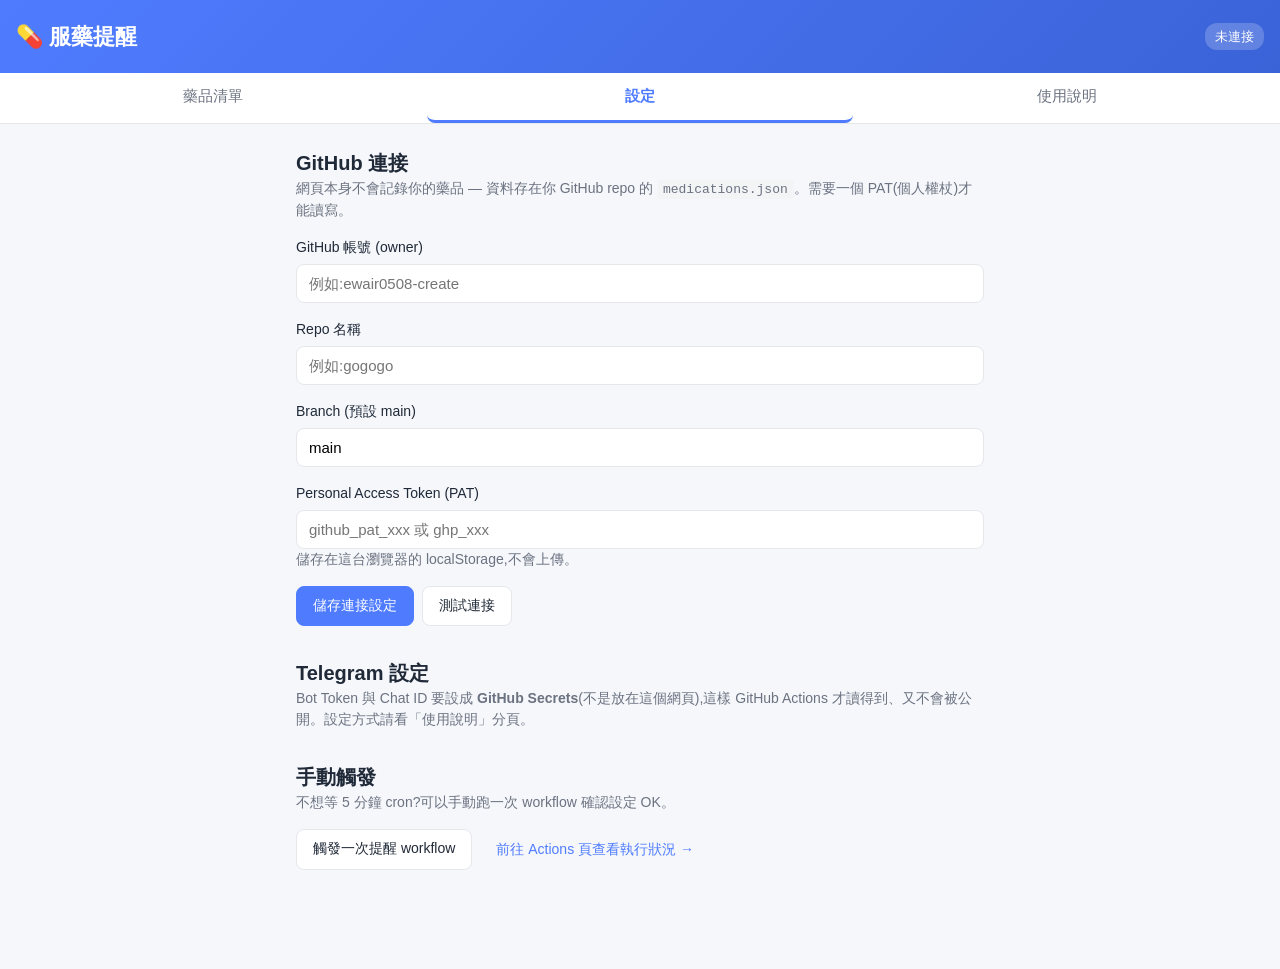
<file: index.html>
<!DOCTYPE html>
<html lang="zh-Hant">
<head>
  <meta charset="UTF-8" />
  <meta name="viewport" content="width=device-width, initial-scale=1.0" />
  <title>服藥提醒</title>
  <link rel="stylesheet" href="styles.css" />
</head>
<body>
  <header>
    <h1>💊 服藥提醒</h1>
    <div id="status" class="status">未連接</div>
  </header>

  <nav class="tabs">
    <button class="tab-btn active" data-tab="meds">藥品清單</button>
    <button class="tab-btn" data-tab="settings">設定</button>
    <button class="tab-btn" data-tab="help">使用說明</button>
  </nav>

  <main>
    <!-- 藥品清單 -->
    <section id="tab-meds" class="tab active">
      <div class="section-header">
        <h2>我的藥品</h2>
        <div class="button-row">
          <button id="refresh-btn" class="ghost" title="從 GitHub 重新載入">⟳ 重新載入</button>
          <button id="add-med-btn" class="primary">+ 新增藥品</button>
        </div>
      </div>
      <div id="not-configured" class="empty-hint">
        請先到「設定」分頁填入 GitHub PAT 與 Repo 資訊。
      </div>
      <div id="med-list" class="med-list"></div>
      <p id="med-empty" class="empty-hint hidden">還沒有藥品,點上方「新增藥品」開始建立。</p>
      <div id="dirty-bar" class="dirty-bar hidden">
        <span>有未儲存的變更</span>
        <div class="button-row">
          <button id="discard-btn">捨棄</button>
          <button id="save-btn" class="primary">儲存到 GitHub</button>
        </div>
      </div>
    </section>

    <!-- 設定 -->
    <section id="tab-settings" class="tab">
      <h2>GitHub 連接</h2>
      <p class="hint">網頁本身不會記錄你的藥品 — 資料存在你 GitHub repo 的 <code>medications.json</code>。需要一個 PAT(個人權杖)才能讀寫。</p>

      <div class="form-group">
        <label for="gh-owner">GitHub 帳號 (owner)</label>
        <input type="text" id="gh-owner" placeholder="例如:ewair0508-create" />
      </div>
      <div class="form-group">
        <label for="gh-repo">Repo 名稱</label>
        <input type="text" id="gh-repo" placeholder="例如:gogogo" />
      </div>
      <div class="form-group">
        <label for="gh-branch">Branch (預設 main)</label>
        <input type="text" id="gh-branch" placeholder="main" />
      </div>
      <div class="form-group">
        <label for="gh-pat">Personal Access Token (PAT)</label>
        <input type="password" id="gh-pat" placeholder="github_pat_xxx 或 ghp_xxx" />
        <p class="hint">儲存在這台瀏覽器的 localStorage,不會上傳。</p>
      </div>
      <div class="button-row">
        <button id="save-conn-btn" class="primary">儲存連接設定</button>
        <button id="test-conn-btn">測試連接</button>
      </div>

      <h2 style="margin-top:32px;">Telegram 設定</h2>
      <p class="hint">Bot Token 與 Chat ID 要設成 <b>GitHub Secrets</b>(不是放在這個網頁),這樣 GitHub Actions 才讀得到、又不會被公開。設定方式請看「使用說明」分頁。</p>

      <h2 style="margin-top:32px;">手動觸發</h2>
      <p class="hint">不想等 5 分鐘 cron?可以手動跑一次 workflow 確認設定 OK。</p>
      <div class="button-row">
        <button id="trigger-btn">觸發一次提醒 workflow</button>
        <a id="actions-link" href="#" target="_blank" rel="noopener" class="link-btn">前往 Actions 頁查看執行狀況 →</a>
      </div>
    </section>

    <!-- 使用說明 -->
    <section id="tab-help" class="tab">
      <h2>初次設定流程</h2>
      <p class="hint">依序完成下列 4 步,之後就只要在「藥品清單」分頁管理藥品即可。</p>

      <h3>1. 建立 Telegram Bot 並取得 Chat ID</h3>
      <ol class="steps">
        <li>Telegram 搜尋 <code>@BotFather</code>,輸入 <code>/newbot</code>,照指示建立 bot。</li>
        <li>記下 BotFather 給的 <b>Bot Token</b>(類似 <code>123456789:ABC...</code>)。</li>
        <li>搜尋你剛建好的 bot 並對它傳一句話(例如「hi」)。<b>這步不能省</b>。</li>
        <li>瀏覽器開啟下面網址(把 <code>&lt;TOKEN&gt;</code> 換成 Bot Token),從 JSON 找出 <code>"chat":{"id": ...}</code> 那個數字,就是 <b>Chat ID</b>:<br/>
          <code class="code-block">https://api.telegram.org/bot&lt;TOKEN&gt;/getUpdates</code>
        </li>
      </ol>

      <h3>2. 設定 GitHub Secrets</h3>
      <ol class="steps">
        <li>到你的 repo → <b>Settings</b> → <b>Secrets and variables</b> → <b>Actions</b>。</li>
        <li>按 <b>New repository secret</b>,新增兩筆:
          <ul style="margin:8px 0 8px 20px;">
            <li><code>TELEGRAM_BOT_TOKEN</code> = 你的 Bot Token</li>
            <li><code>TELEGRAM_CHAT_ID</code> = 你的 Chat ID</li>
          </ul>
        </li>
      </ol>

      <h3>3. 建立 GitHub Personal Access Token (PAT)</h3>
      <ol class="steps">
        <li>到 <a href="https://github.com/settings/personal-access-tokens" target="_blank" rel="noopener">github.com/settings/personal-access-tokens</a>。</li>
        <li>按 <b>Generate new token</b>(選 fine-grained)。</li>
        <li>Repository access → <b>Only select repositories</b>,只選這個 repo。</li>
        <li>Permissions → Repository permissions → <b>Contents</b> 設為 <b>Read and write</b>。</li>
        <li>產生 Token 後複製(只顯示一次),貼到「設定」分頁的 PAT 欄位。</li>
      </ol>

      <h3>4. (選用) 啟用 GitHub Pages</h3>
      <ol class="steps">
        <li>repo → Settings → Pages → Source 選 <b>Deploy from a branch</b> → branch 選 <b>main</b> → folder <b>/(root)</b>。</li>
        <li>等 1-2 分鐘後可以從 <code>https://&lt;你的帳號&gt;.github.io/&lt;repo&gt;/</code> 開這個網頁,不用每次都本地開檔案。</li>
      </ol>

      <h2 style="margin-top:32px;">運作原理</h2>
      <ul class="steps">
        <li>GitHub Actions 每 <b>5 分鐘</b>跑一次 <code>scripts/reminder.mjs</code>。</li>
        <li>腳本讀 <code>medications.json</code>,比對台北時間的當前時間。</li>
        <li>若某藥品的提醒時間在過去 5 分鐘內,透過 Telegram Bot 推送訊息。</li>
        <li>你在這個網頁編輯藥品 → 按「儲存到 GitHub」→ 透過 GitHub API 更新 JSON → 下次 cron 就會用新設定。</li>
      </ul>

      <h2 style="margin-top:32px;">注意事項</h2>
      <ul class="steps">
        <li>cron 不保證準時,可能延遲 1-2 分鐘。建議提醒時間設為 5 分鐘倍數(08:00、08:05...),避免邊界問題。</li>
        <li>repo 若是 <b>public</b>,<code>medications.json</code> 的藥品名稱會公開。建議把 repo 設成 <b>private</b>。</li>
        <li>Free 帳號的 private repo 也可以跑 Actions,有月度免費額度,這種頻率(每 5 分鐘 ≈ 8,640 次/月,每次數秒)還在範圍內。</li>
      </ul>
    </section>
  </main>

  <!-- 新增/編輯藥品 Modal -->
  <div id="med-modal" class="modal hidden">
    <div class="modal-content">
      <h2 id="modal-title">新增藥品</h2>
      <form id="med-form">
        <input type="hidden" id="med-id" />
        <div class="form-group">
          <label for="med-name">藥品名稱 *</label>
          <input type="text" id="med-name" required placeholder="例如:降血壓藥" />
        </div>
        <div class="form-group">
          <label for="med-dose">劑量</label>
          <input type="text" id="med-dose" placeholder="例如:1 顆 / 5 ml" />
        </div>
        <div class="form-group">
          <label for="med-note">備註</label>
          <textarea id="med-note" rows="2" placeholder="例如:飯後服用"></textarea>
        </div>
        <div class="form-group">
          <label>提醒時間 *</label>
          <div id="time-list" class="time-list"></div>
          <button type="button" id="add-time-btn" class="ghost">+ 新增時段</button>
        </div>
        <div class="button-row">
          <button type="submit" class="primary">完成</button>
          <button type="button" id="cancel-btn">取消</button>
        </div>
      </form>
    </div>
  </div>

  <div id="toast" class="toast"></div>

  <script src="app.js"></script>
</body>
</html>
</file>
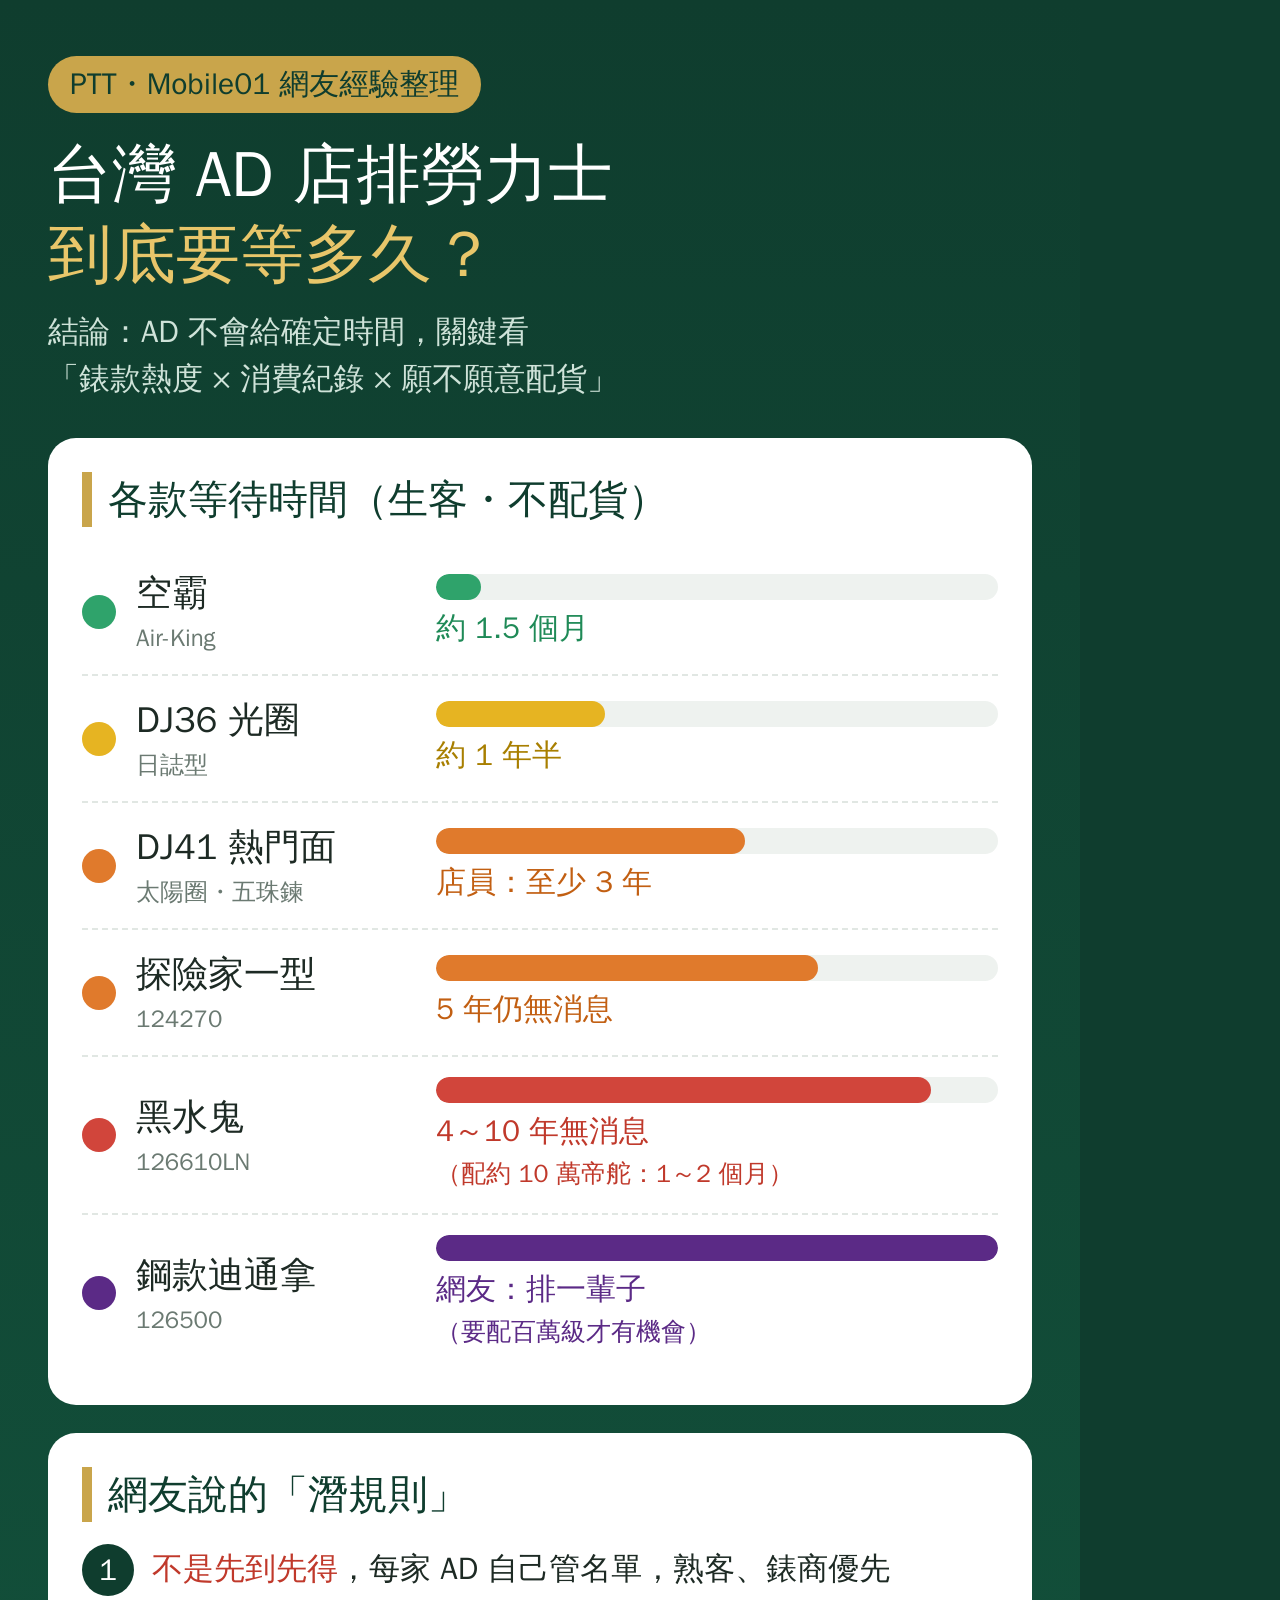
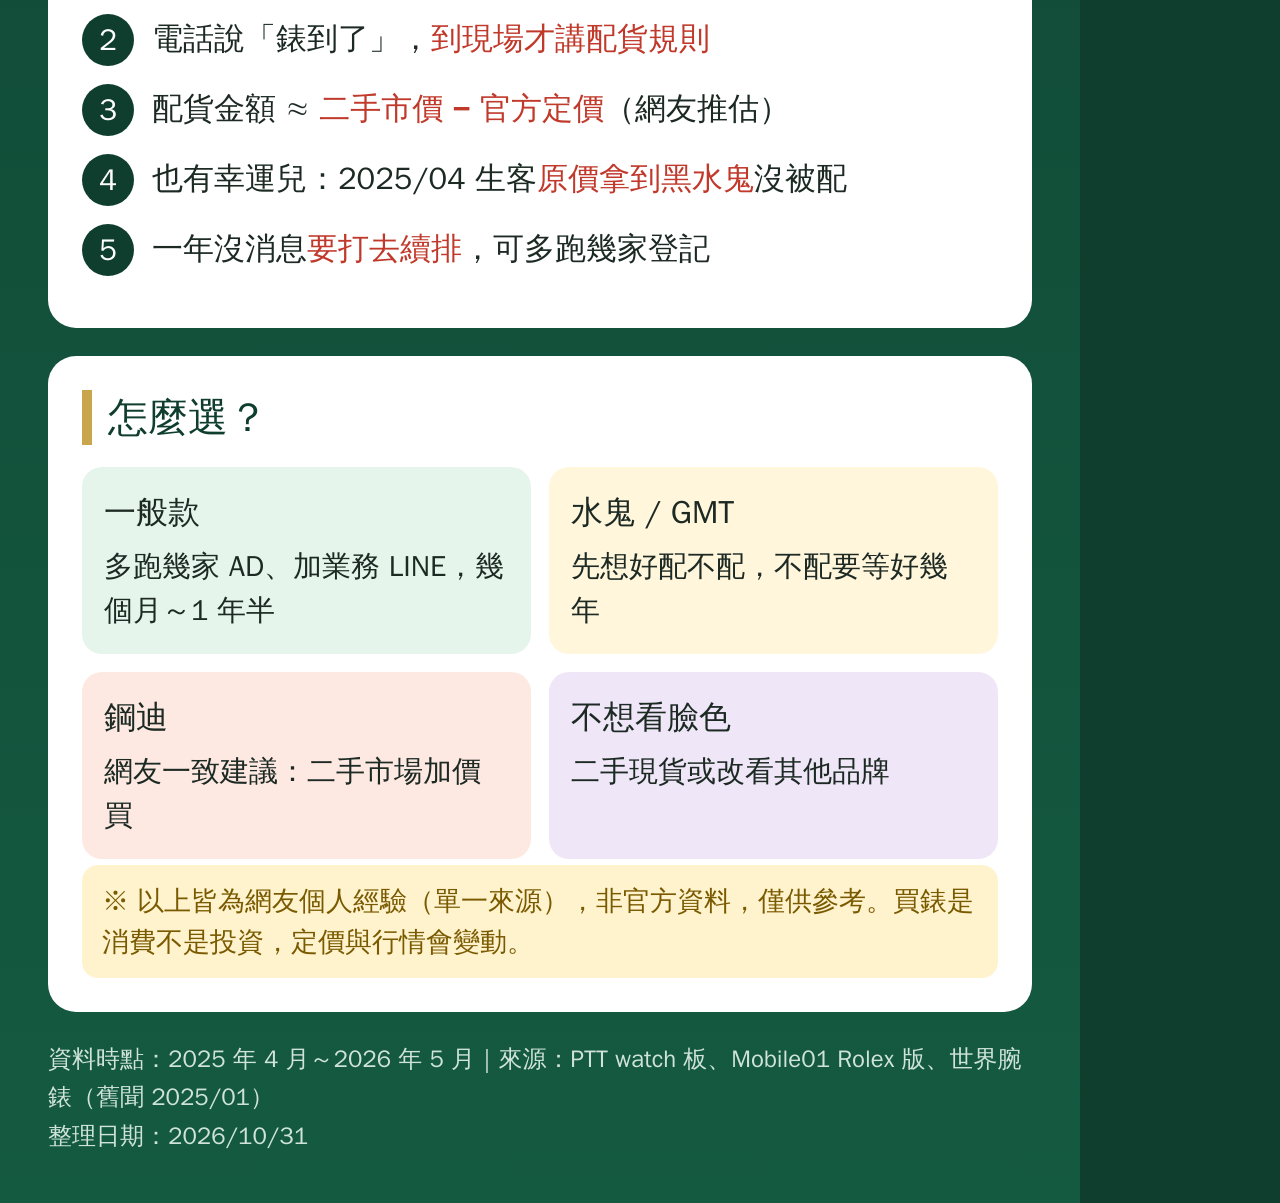
<file: line/card.html>
<!doctype html>
<html><head><meta charset="utf-8">
<style>
*{box-sizing:border-box;margin:0;padding:0}
body{font-family:"WenQuanYi Zen Hei",sans-serif;background:#0f3d2e;width:1080px}
.page{width:1080px;padding:56px 48px 48px;background:linear-gradient(180deg,#0f3d2e 0%,#145a41 100%);color:#fff}
.tag{display:inline-block;background:#c9a54b;color:#0f3d2e;font-size:30px;font-weight:bold;padding:8px 22px;border-radius:30px;margin-bottom:22px}
h1{font-size:64px;line-height:1.25;margin-bottom:14px}
h1 span{color:#e8c66a}
.sub{font-size:31px;color:#cfe3d9;margin-bottom:36px;line-height:1.5}
.card{background:#fff;color:#1d2a24;border-radius:28px;padding:34px 34px;margin-bottom:28px}
.card h2{font-size:40px;margin-bottom:22px;color:#0f3d2e;border-left:10px solid #c9a54b;padding-left:16px}
.row{display:flex;align-items:center;padding:20px 0;border-bottom:2px dashed #e1e7e3}
.row:last-child{border-bottom:none}
.dot{width:34px;height:34px;border-radius:50%;flex:none;margin-right:20px}
.name{font-size:36px;font-weight:bold;width:300px;flex:none}
.name small{display:block;font-size:24px;color:#6b7a72;font-weight:normal;margin-top:4px}
.bar{flex:1}
.track{height:26px;background:#eef2ef;border-radius:13px;overflow:hidden;margin-bottom:8px}
.fill{height:100%;border-radius:13px}
.time{font-size:30px;font-weight:bold}
.g{background:#2fa36b}.y{background:#e6b422}.o{background:#e07a2c}.r{background:#d1453b}.k{background:#5b2a86}
.tg{color:#1f8a57}.ty{color:#a87f00}.to{color:#c25f12}.tr{color:#c0392b}.tk{color:#5b2a86}
.flow{font-size:31px;line-height:1.6}
.step{display:flex;margin-bottom:18px}
.num{flex:none;width:52px;height:52px;border-radius:50%;background:#0f3d2e;color:#fff;font-size:30px;font-weight:bold;display:flex;align-items:center;justify-content:center;margin-right:18px}
.step b{color:#c0392b}
.adv{display:grid;grid-template-columns:1fr 1fr;gap:18px}
.box{border-radius:20px;padding:22px;font-size:29px;line-height:1.5}
.box .t{font-size:32px;font-weight:bold;margin-bottom:8px}
.b1{background:#e6f5ec}.b2{background:#fff6dc}.b3{background:#fde9e2}.b4{background:#efe7f7}
.foot{font-size:24px;color:#cfe3d9;line-height:1.6;margin-top:10px}
.warn{background:#fff3cd;color:#7a5a00;border-radius:16px;padding:16px 20px;font-size:27px;line-height:1.5;margin-top:6px}
</style></head>
<body>
<div class="page" id="p1">
  <div class="tag">PTT・Mobile01 網友經驗整理</div>
  <h1>台灣 AD 店排勞力士<br><span>到底要等多久？</span></h1>
  <div class="sub">結論：AD 不會給確定時間，關鍵看<br>「錶款熱度 × 消費紀錄 × 願不願意配貨」</div>

  <div class="card">
    <h2>各款等待時間（生客・不配貨）</h2>
    <div class="row"><div class="dot g"></div><div class="name">空霸<small>Air-King</small></div>
      <div class="bar"><div class="track"><div class="fill g" style="width:8%"></div></div><div class="time tg">約 1.5 個月</div></div></div>
    <div class="row"><div class="dot y"></div><div class="name">DJ36 光圈<small>日誌型</small></div>
      <div class="bar"><div class="track"><div class="fill y" style="width:30%"></div></div><div class="time ty">約 1 年半</div></div></div>
    <div class="row"><div class="dot o"></div><div class="name">DJ41 熱門面<small>太陽圈・五珠鍊</small></div>
      <div class="bar"><div class="track"><div class="fill o" style="width:55%"></div></div><div class="time to">店員：至少 3 年</div></div></div>
    <div class="row"><div class="dot o"></div><div class="name">探險家一型<small>124270</small></div>
      <div class="bar"><div class="track"><div class="fill o" style="width:68%"></div></div><div class="time to">5 年仍無消息</div></div></div>
    <div class="row"><div class="dot r"></div><div class="name">黑水鬼<small>126610LN</small></div>
      <div class="bar"><div class="track"><div class="fill r" style="width:88%"></div></div><div class="time tr">4～10 年無消息<br><span style="font-size:25px">（配約 10 萬帝舵：1～2 個月）</span></div></div></div>
    <div class="row"><div class="dot k"></div><div class="name">鋼款迪通拿<small>126500</small></div>
      <div class="bar"><div class="track"><div class="fill k" style="width:100%"></div></div><div class="time tk">網友：排一輩子<br><span style="font-size:25px">（要配百萬級才有機會）</span></div></div></div>
  </div>

  <div class="card">
    <h2>網友說的「潛規則」</h2>
    <div class="flow">
      <div class="step"><div class="num">1</div><div><b>不是先到先得</b>，每家 AD 自己管名單，熟客、錶商優先</div></div>
      <div class="step"><div class="num">2</div><div>電話說「錶到了」，<b>到現場才講配貨規則</b></div></div>
      <div class="step"><div class="num">3</div><div>配貨金額 ≈ <b>二手市價 − 官方定價</b>（網友推估）</div></div>
      <div class="step"><div class="num">4</div><div>也有幸運兒：2025/04 生客<b>原價拿到黑水鬼</b>沒被配</div></div>
      <div class="step"><div class="num">5</div><div>一年沒消息<b>要打去續排</b>，可多跑幾家登記</div></div>
    </div>
  </div>

  <div class="card">
    <h2>怎麼選？</h2>
    <div class="adv">
      <div class="box b1"><div class="t">一般款</div>多跑幾家 AD、加業務 LINE，幾個月～1 年半</div>
      <div class="box b2"><div class="t">水鬼 / GMT</div>先想好配不配，不配要等好幾年</div>
      <div class="box b3"><div class="t">鋼迪</div>網友一致建議：二手市場加價買</div>
      <div class="box b4"><div class="t">不想看臉色</div>二手現貨或改看其他品牌</div>
    </div>
    <div class="warn">※ 以上皆為網友個人經驗（單一來源），非官方資料，僅供參考。買錶是消費不是投資，定價與行情會變動。</div>
  </div>

  <div class="foot">資料時點：2025 年 4 月～2026 年 5 月｜來源：PTT watch 板、Mobile01 Rolex 版、世界腕錶（舊聞 2025/01）<br>整理日期：2026/10/31</div>
</div>
</body></html>
</file>
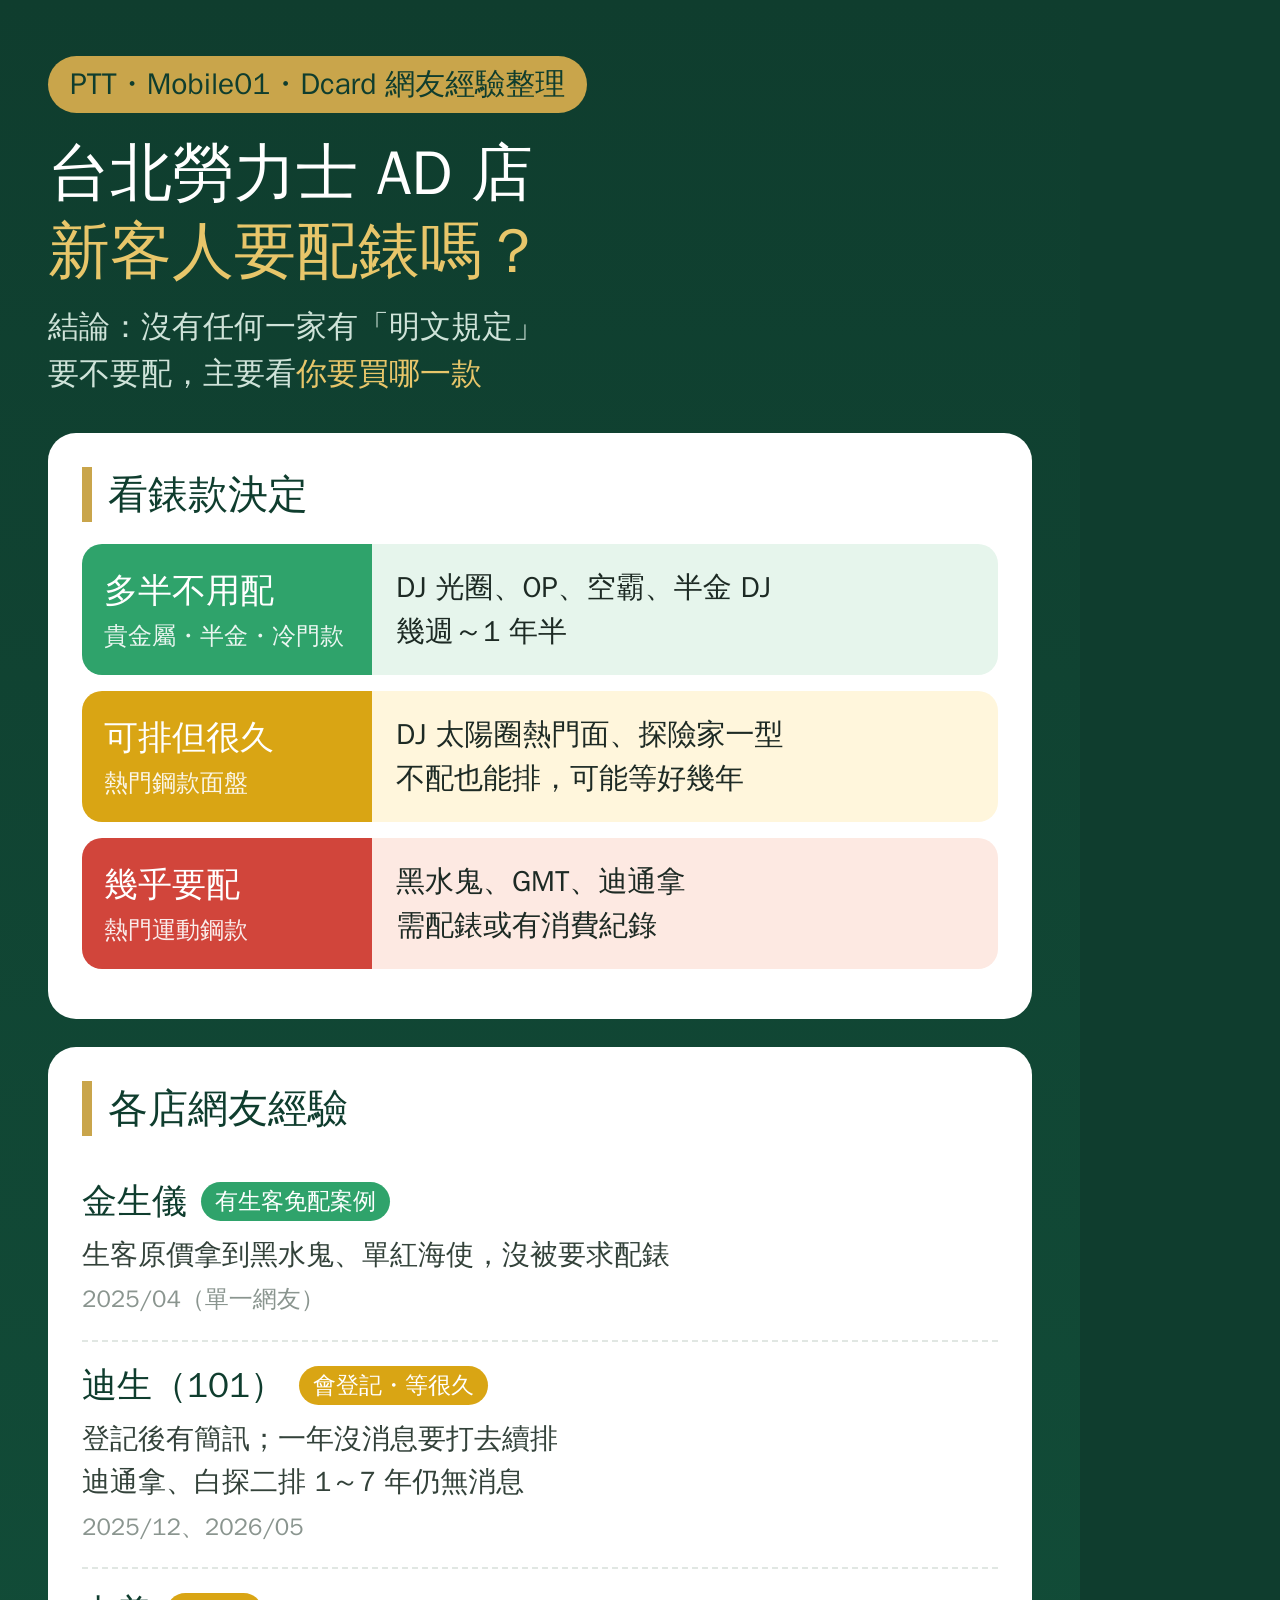
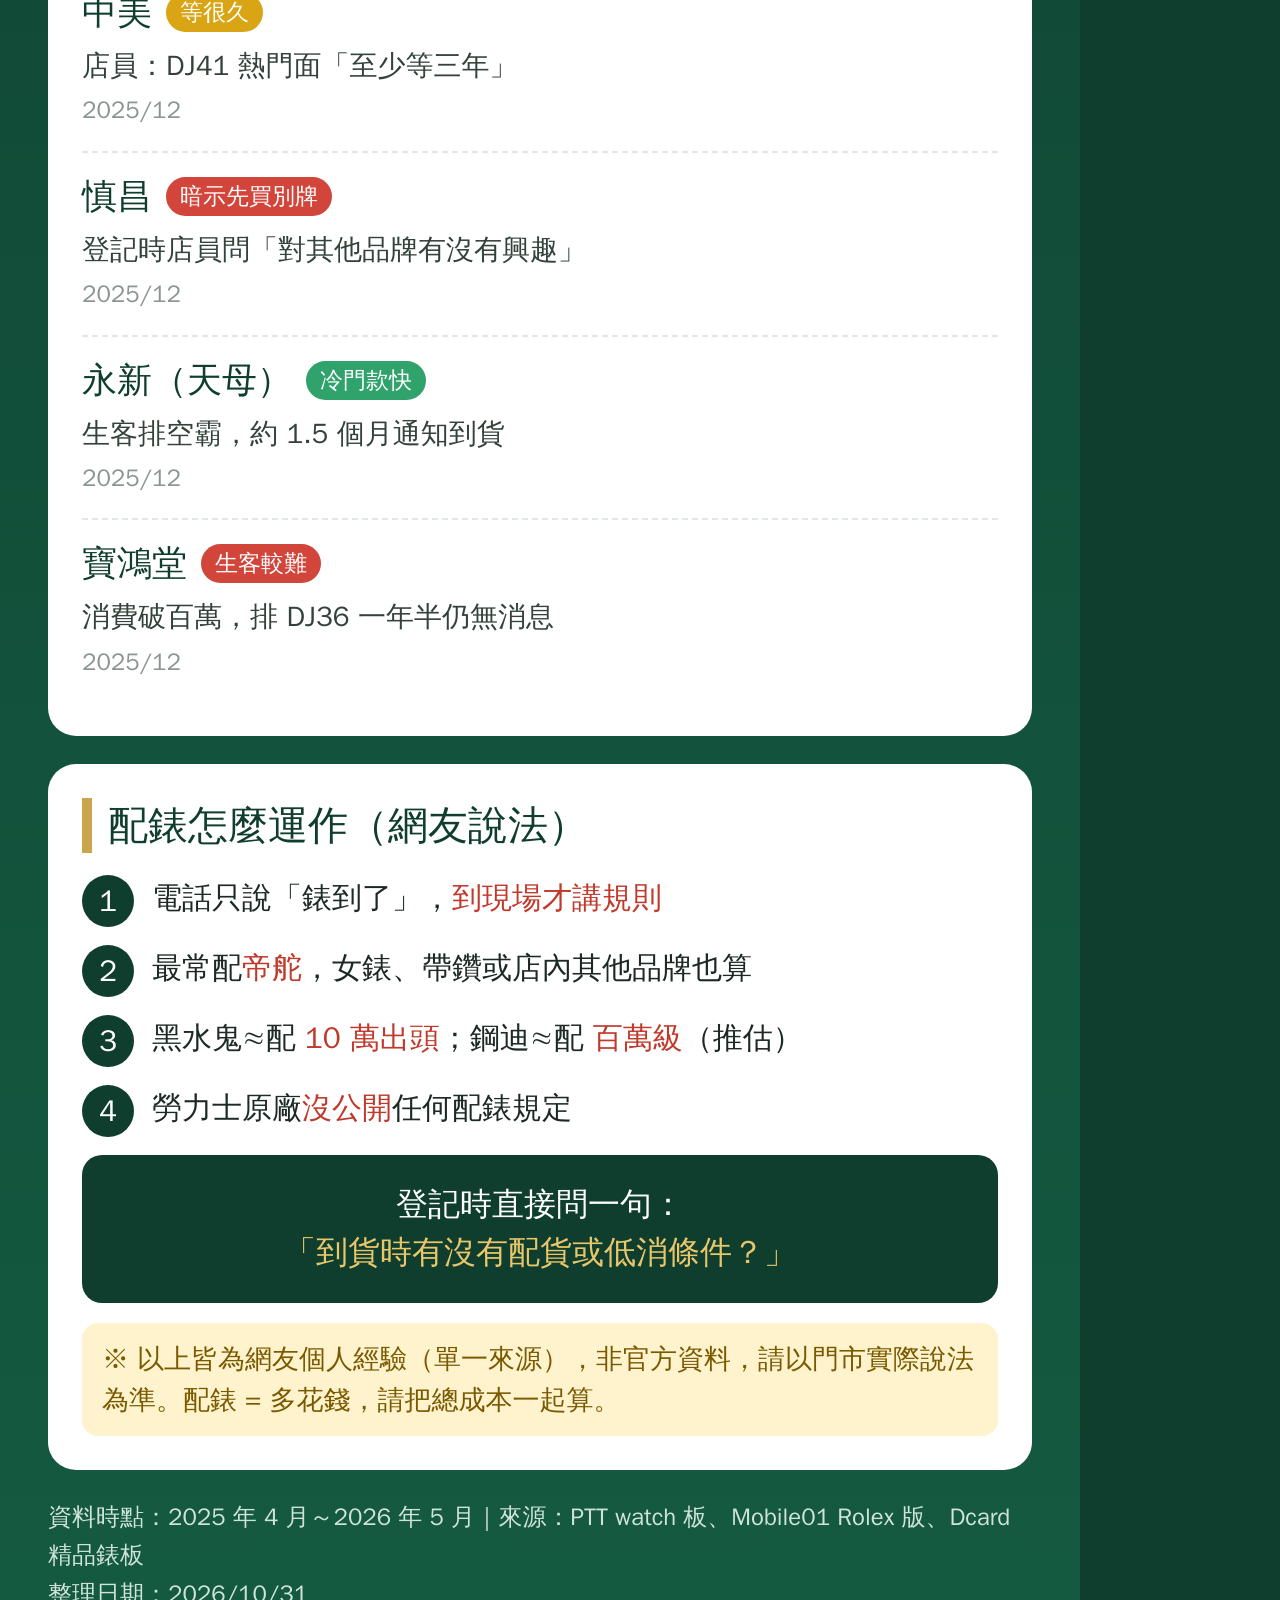
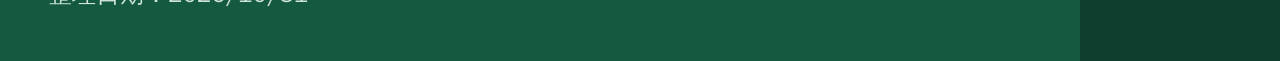
<file: line/card2.html>
<!doctype html>
<html><head><meta charset="utf-8">
<style>
*{box-sizing:border-box;margin:0;padding:0}
body{font-family:"WenQuanYi Zen Hei",sans-serif;background:#0f3d2e;width:1080px}
.page{width:1080px;padding:56px 48px 48px;background:linear-gradient(180deg,#0f3d2e 0%,#145a41 100%);color:#fff}
.tag{display:inline-block;background:#c9a54b;color:#0f3d2e;font-size:30px;padding:8px 22px;border-radius:30px;margin-bottom:22px}
h1{font-size:62px;line-height:1.25;margin-bottom:14px}
h1 span{color:#e8c66a}
.sub{font-size:31px;color:#cfe3d9;margin-bottom:36px;line-height:1.5}
.card{background:#fff;color:#1d2a24;border-radius:28px;padding:34px;margin-bottom:28px}
.card h2{font-size:40px;margin-bottom:22px;color:#0f3d2e;border-left:10px solid #c9a54b;padding-left:16px}
.lvl{display:flex;align-items:stretch;margin-bottom:16px;border-radius:20px;overflow:hidden}
.lvl .l{flex:none;width:290px;padding:22px;font-size:34px;color:#fff;display:flex;flex-direction:column;justify-content:center}
.lvl .l small{font-size:24px;opacity:.9;margin-top:6px}
.lvl .r{flex:1;padding:22px 24px;font-size:29px;line-height:1.5;display:flex;align-items:center}
.g .l{background:#2fa36b}.g .r{background:#e6f5ec}
.y .l{background:#d9a514}.y .r{background:#fff6dc}
.rd .l{background:#d1453b}.rd .r{background:#fde9e2}
.store{padding:20px 0;border-bottom:2px dashed #e1e7e3}
.store:last-child{border-bottom:none}
.sn{font-size:35px;font-weight:bold;color:#0f3d2e;margin-bottom:8px;display:flex;align-items:center}
.sn .chip{font-size:23px;padding:4px 14px;border-radius:20px;margin-left:14px;color:#fff}
.cg{background:#2fa36b}.cy{background:#d9a514}.cr{background:#d1453b}.cx{background:#8a958f}
.sd{font-size:28px;line-height:1.55;color:#33423a}
.sd .d{color:#8a958f;font-size:24px}
.step{display:flex;margin-bottom:18px;font-size:30px;line-height:1.55}
.num{flex:none;width:52px;height:52px;border-radius:50%;background:#0f3d2e;color:#fff;font-size:30px;display:flex;align-items:center;justify-content:center;margin-right:18px}
.red{color:#c0392b}
.tip{background:#0f3d2e;color:#fff;border-radius:20px;padding:26px;font-size:32px;line-height:1.5;text-align:center}
.tip b{color:#e8c66a}
.warn{background:#fff3cd;color:#7a5a00;border-radius:16px;padding:16px 20px;font-size:27px;line-height:1.5;margin-top:20px}
.foot{font-size:24px;color:#cfe3d9;line-height:1.6;margin-top:10px}
</style></head>
<body>
<div class="page" id="p1">
  <div class="tag">PTT・Mobile01・Dcard 網友經驗整理</div>
  <h1>台北勞力士 AD 店<br><span>新客人要配錶嗎？</span></h1>
  <div class="sub">結論：沒有任何一家有「明文規定」<br>要不要配，主要看<b style="color:#e8c66a">你要買哪一款</b></div>

  <div class="card">
    <h2>看錶款決定</h2>
    <div class="lvl g"><div class="l">多半不用配<small>貴金屬・半金・冷門款</small></div><div class="r">DJ 光圈、OP、空霸、半金 DJ<br>幾週～1 年半</div></div>
    <div class="lvl y"><div class="l">可排但很久<small>熱門鋼款面盤</small></div><div class="r">DJ 太陽圈熱門面、探險家一型<br>不配也能排，可能等好幾年</div></div>
    <div class="lvl rd"><div class="l">幾乎要配<small>熱門運動鋼款</small></div><div class="r">黑水鬼、GMT、迪通拿<br>需配錶或有消費紀錄</div></div>
  </div>

  <div class="card">
    <h2>各店網友經驗</h2>
    <div class="store"><div class="sn">金生儀<span class="chip cg">有生客免配案例</span></div>
      <div class="sd">生客原價拿到黑水鬼、單紅海使，沒被要求配錶<br><span class="d">2025/04（單一網友）</span></div></div>
    <div class="store"><div class="sn">迪生（101）<span class="chip cy">會登記・等很久</span></div>
      <div class="sd">登記後有簡訊；一年沒消息要打去續排<br>迪通拿、白探二排 1～7 年仍無消息<br><span class="d">2025/12、2026/05</span></div></div>
    <div class="store"><div class="sn">中美<span class="chip cy">等很久</span></div>
      <div class="sd">店員：DJ41 熱門面「至少等三年」<br><span class="d">2025/12</span></div></div>
    <div class="store"><div class="sn">慎昌<span class="chip cr">暗示先買別牌</span></div>
      <div class="sd">登記時店員問「對其他品牌有沒有興趣」<br><span class="d">2025/12</span></div></div>
    <div class="store"><div class="sn">永新（天母）<span class="chip cg">冷門款快</span></div>
      <div class="sd">生客排空霸，約 1.5 個月通知到貨<br><span class="d">2025/12</span></div></div>
    <div class="store"><div class="sn">寶鴻堂<span class="chip cr">生客較難</span></div>
      <div class="sd">消費破百萬，排 DJ36 一年半仍無消息<br><span class="d">2025/12</span></div></div>
  </div>

  <div class="card">
    <h2>配錶怎麼運作（網友說法）</h2>
    <div class="step"><div class="num">1</div><div>電話只說「錶到了」，<span class="red">到現場才講規則</span></div></div>
    <div class="step"><div class="num">2</div><div>最常配<span class="red">帝舵</span>，女錶、帶鑽或店內其他品牌也算</div></div>
    <div class="step"><div class="num">3</div><div>黑水鬼≈配 <span class="red">10 萬出頭</span>；鋼迪≈配 <span class="red">百萬級</span>（推估）</div></div>
    <div class="step"><div class="num">4</div><div>勞力士原廠<span class="red">沒公開</span>任何配錶規定</div></div>
    <div class="tip">登記時直接問一句：<br><b>「到貨時有沒有配貨或低消條件？」</b></div>
    <div class="warn">※ 以上皆為網友個人經驗（單一來源），非官方資料，請以門市實際說法為準。配錶 = 多花錢，請把總成本一起算。</div>
  </div>

  <div class="foot">資料時點：2025 年 4 月～2026 年 5 月｜來源：PTT watch 板、Mobile01 Rolex 版、Dcard 精品錶板<br>整理日期：2026/10/31</div>
</div>
</body></html>
</file>
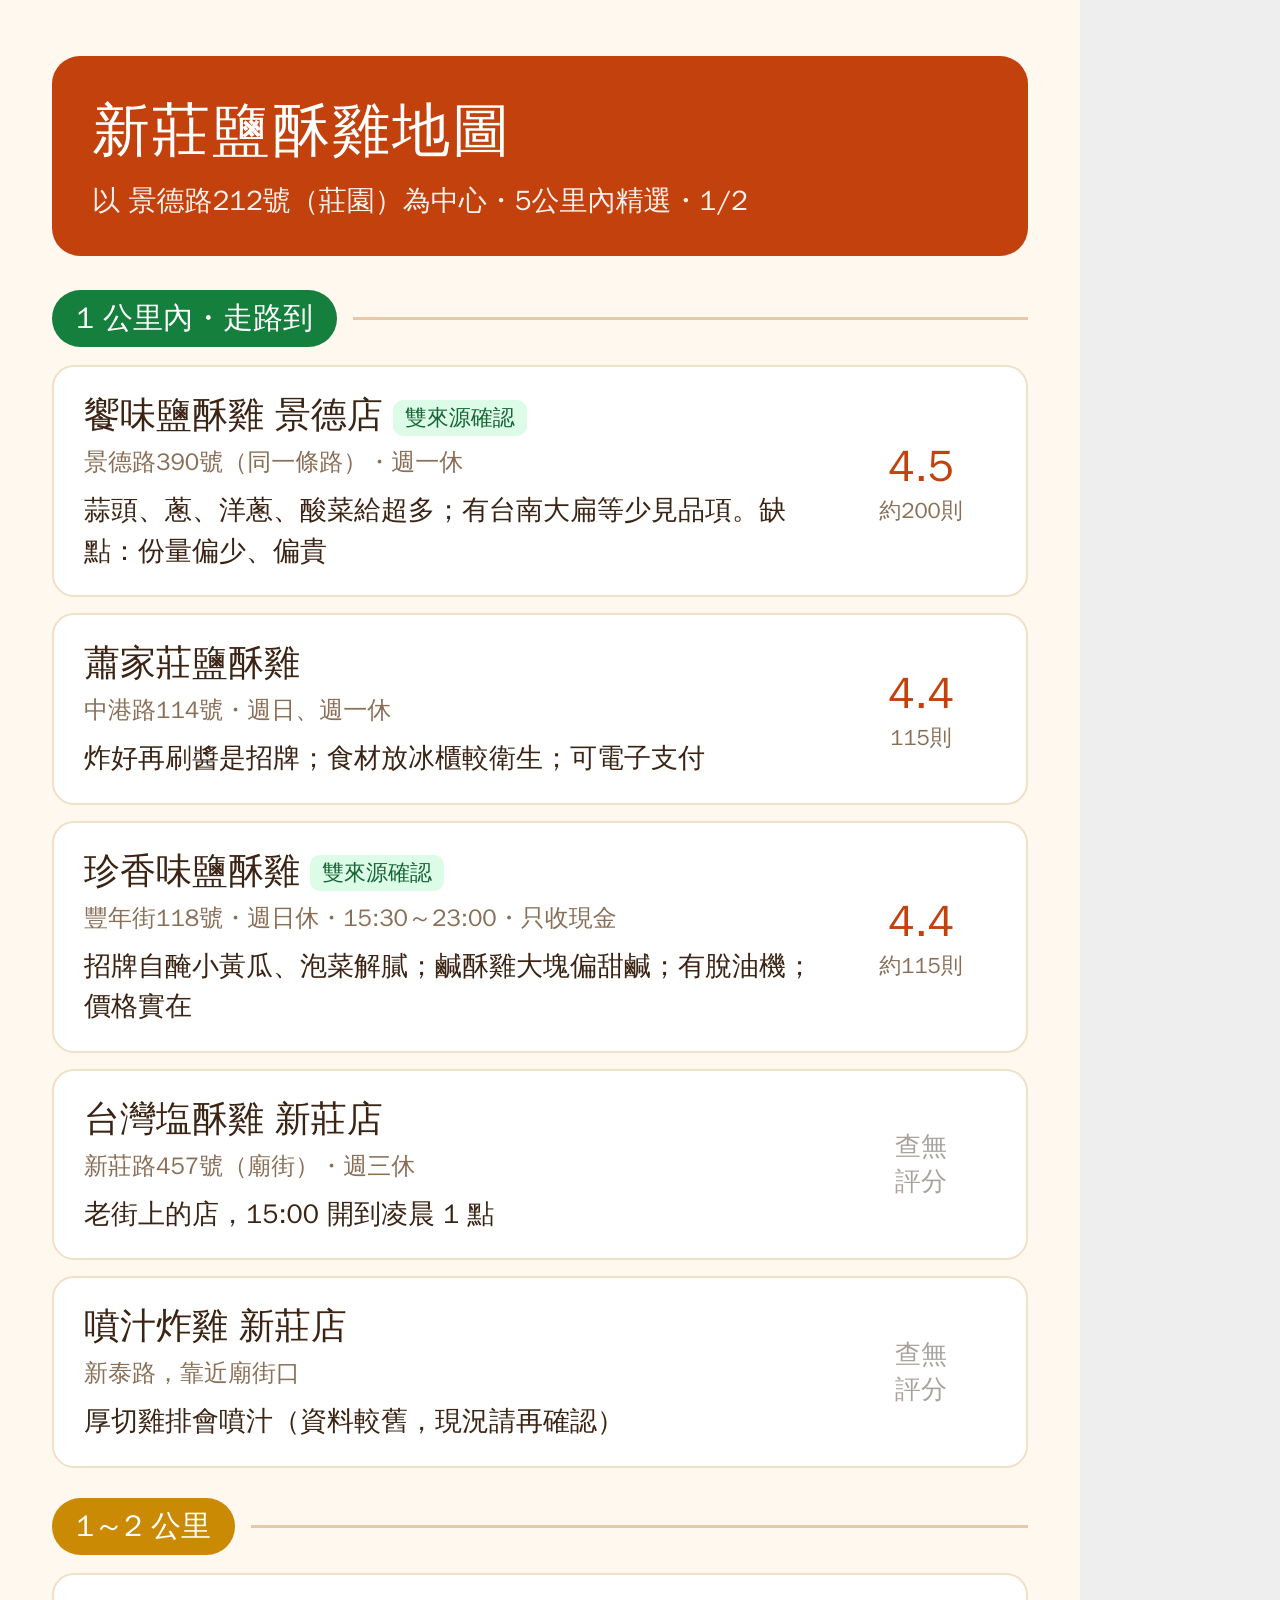
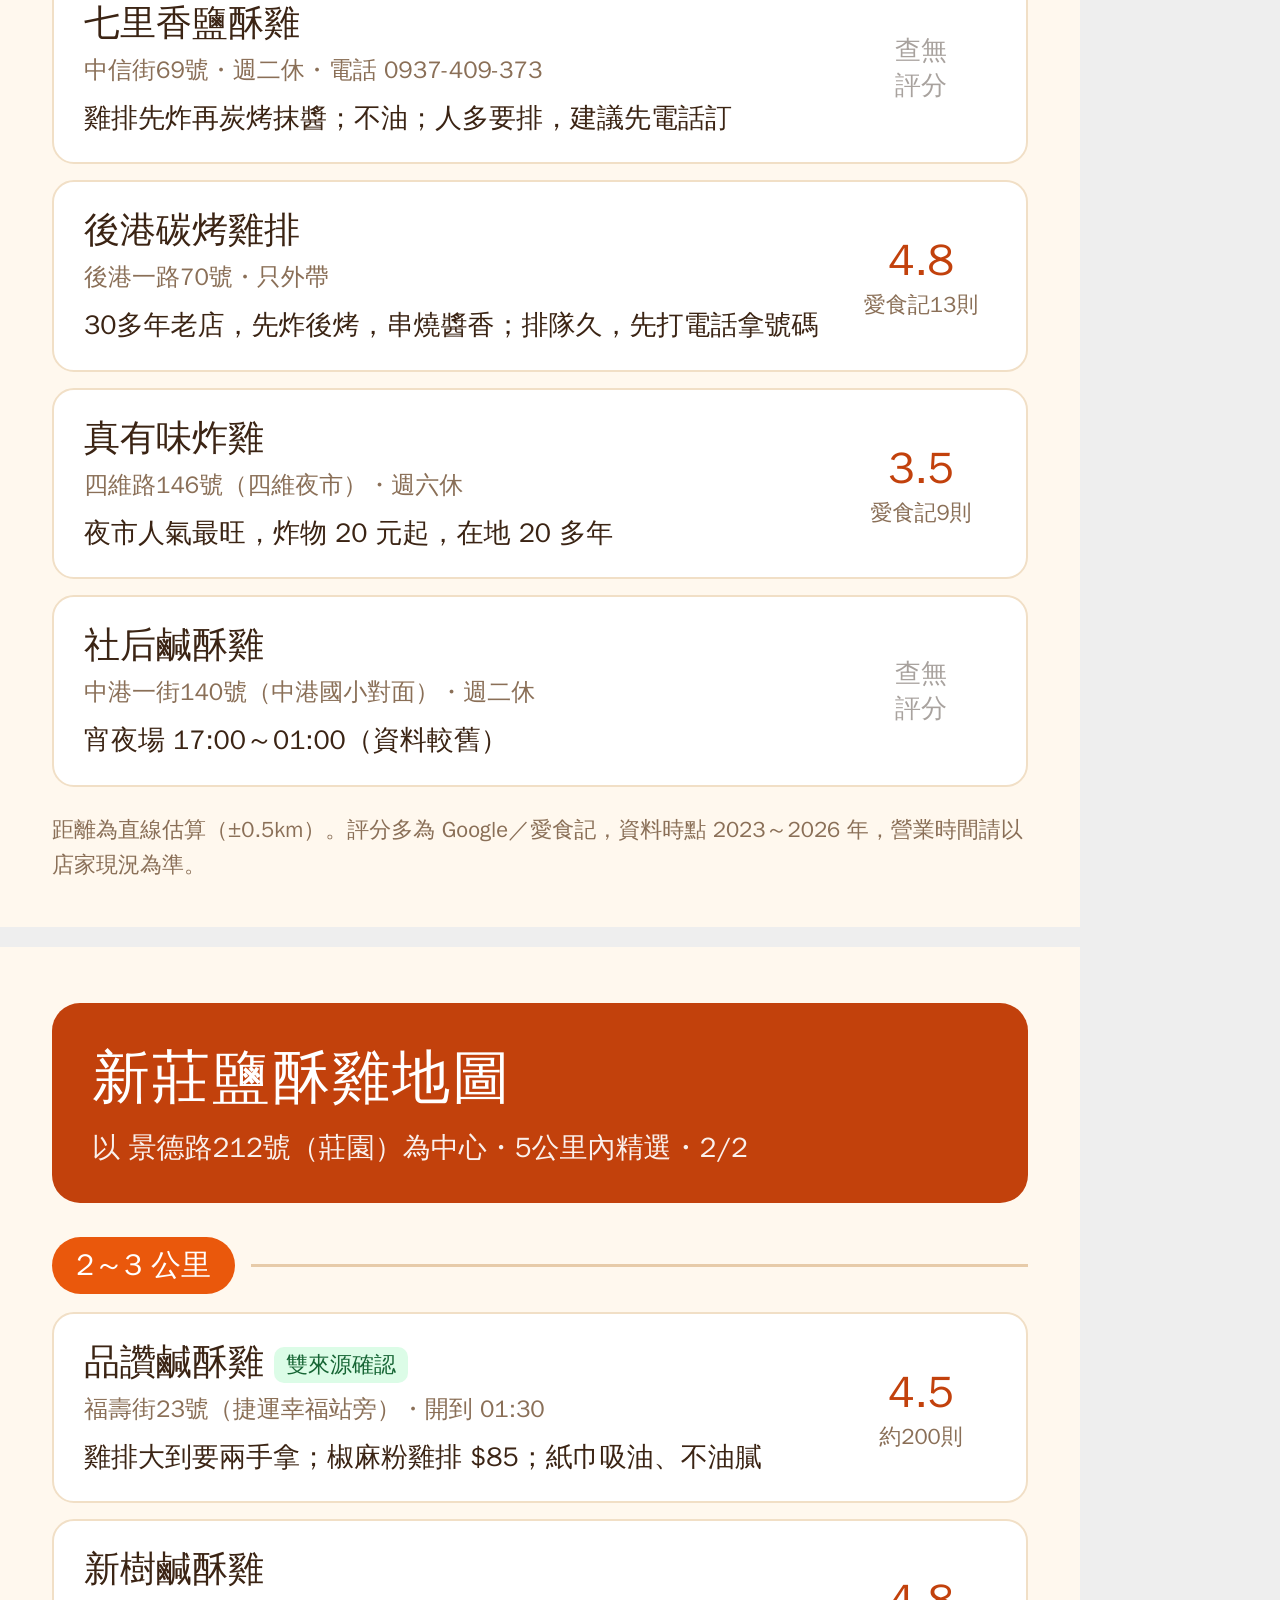
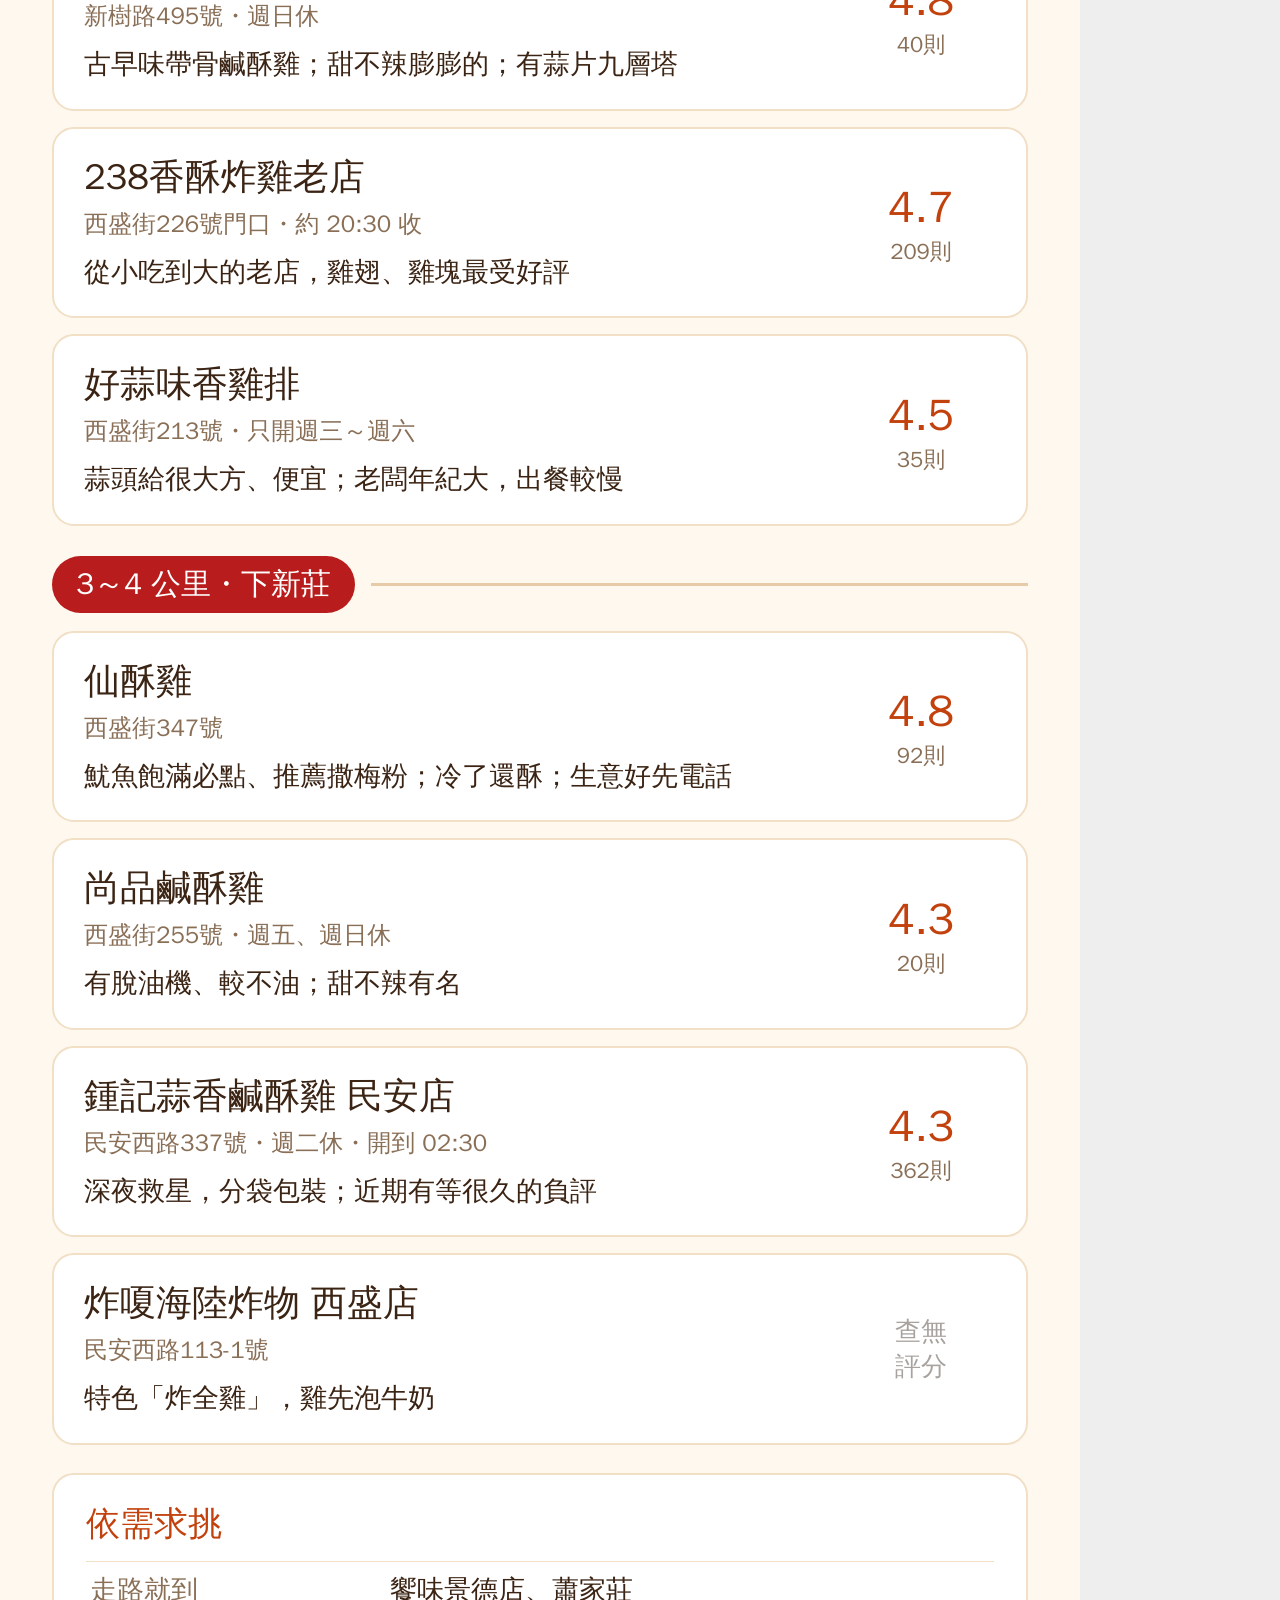
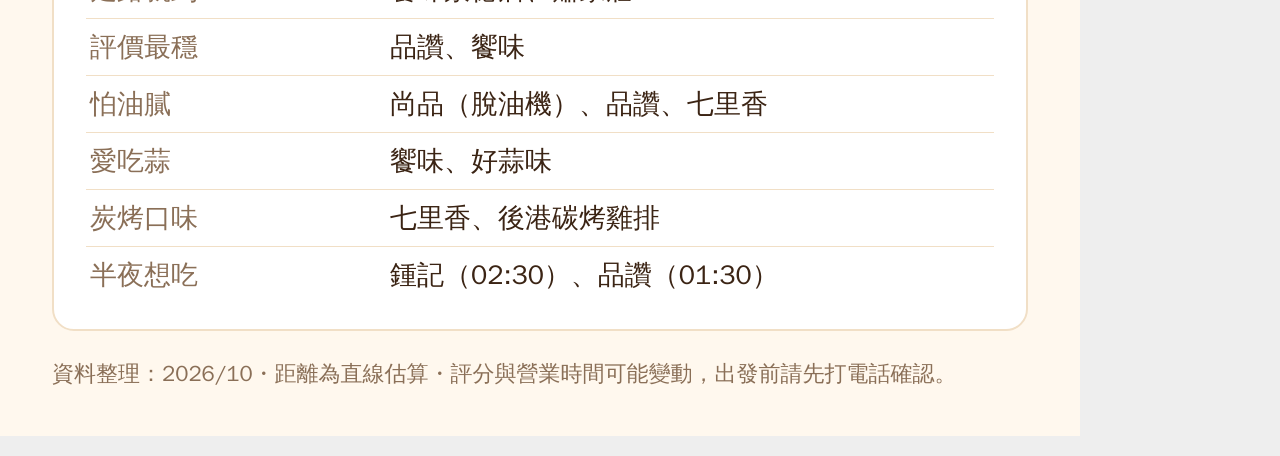
<file: output/line_card.html>
<!doctype html>
<html lang="zh-Hant"><head><meta charset="utf-8">
<style>
*{box-sizing:border-box;margin:0;padding:0}
body{font-family:"WenQuanYi Zen Hei",sans-serif;background:#eee;}
.page{width:1080px;background:#FFF8EE;padding:56px 52px 44px;margin-bottom:20px}
.hd{background:#C2410C;color:#fff;border-radius:28px;padding:36px 40px;margin-bottom:34px}
.hd h1{font-size:58px;letter-spacing:2px}
.hd p{font-size:28px;margin-top:12px;opacity:.92}
.ring{display:flex;align-items:center;gap:16px;margin:30px 0 18px}
.ring .tag{font-size:30px;font-weight:bold;color:#fff;padding:8px 24px;border-radius:40px}
.ring .line{flex:1;height:3px;background:#E7CBA9}
.r1{background:#15803D}.r2{background:#CA8A04}.r3{background:#EA580C}.r4{background:#B91C1C}
.card{background:#fff;border-radius:22px;padding:24px 30px;margin-bottom:16px;border:2px solid #F1DFC6;display:flex;gap:22px}
.left{flex:1}
.name{font-size:36px;font-weight:bold;color:#3B2414}
.addr{font-size:24px;color:#8A6F57;margin-top:6px}
.feat{font-size:27px;color:#3B2414;margin-top:12px;line-height:1.5}
.right{width:150px;text-align:center;display:flex;flex-direction:column;justify-content:center}
.star{font-size:44px;font-weight:bold;color:#C2410C}
.cnt{font-size:22px;color:#8A6F57}
.na{font-size:26px;color:#A8A29E}
.badge{display:inline-block;font-size:22px;background:#DCFCE7;color:#166534;border-radius:10px;padding:3px 12px;margin-left:10px;vertical-align:middle}
.warn{background:#FEE2E2;color:#991B1B}
.pick{background:#fff;border-radius:22px;padding:26px 32px;border:2px solid #F1DFC6;margin-top:28px}
.pick h2{font-size:34px;color:#C2410C;margin-bottom:14px}
.pick table{width:100%;border-collapse:collapse;font-size:27px;color:#3B2414}
.pick td{padding:10px 4px;border-top:1px solid #F1DFC6}
.pick td:first-child{color:#8A6F57;width:300px}
.ft{font-size:22px;color:#8A6F57;margin-top:26px;line-height:1.6}
</style></head><body>

<div class="page" id="p1">
  <div class="hd">
    <h1>新莊鹽酥雞地圖</h1>
    <p>以 景德路212號（莊園）為中心・5公里內精選・1/2</p>
  </div>

  <div class="ring"><span class="tag r1">1 公里內・走路到</span><span class="line"></span></div>
  <div class="card"><div class="left">
    <div class="name">饗味鹽酥雞 景德店<span class="badge">雙來源確認</span></div>
    <div class="addr">景德路390號（同一條路）・週一休</div>
    <div class="feat">蒜頭、蔥、洋蔥、酸菜給超多；有台南大扁等少見品項。缺點：份量偏少、偏貴</div>
  </div><div class="right"><div class="star">4.5</div><div class="cnt">約200則</div></div></div>

  <div class="card"><div class="left">
    <div class="name">蕭家莊鹽酥雞</div>
    <div class="addr">中港路114號・週日、週一休</div>
    <div class="feat">炸好再刷醬是招牌；食材放冰櫃較衛生；可電子支付</div>
  </div><div class="right"><div class="star">4.4</div><div class="cnt">115則</div></div></div>

  <div class="card"><div class="left">
    <div class="name">珍香味鹽酥雞<span class="badge">雙來源確認</span></div>
    <div class="addr">豐年街118號・週日休・15:30～23:00・只收現金</div>
    <div class="feat">招牌自醃小黃瓜、泡菜解膩；鹹酥雞大塊偏甜鹹；有脫油機；價格實在</div>
  </div><div class="right"><div class="star">4.4</div><div class="cnt">約115則</div></div></div>

  <div class="card"><div class="left">
    <div class="name">台灣塩酥雞 新莊店</div>
    <div class="addr">新莊路457號（廟街）・週三休</div>
    <div class="feat">老街上的店，15:00 開到凌晨 1 點</div>
  </div><div class="right"><div class="na">查無<br>評分</div></div></div>

  <div class="card"><div class="left">
    <div class="name">噴汁炸雞 新莊店</div>
    <div class="addr">新泰路，靠近廟街口</div>
    <div class="feat">厚切雞排會噴汁（資料較舊，現況請再確認）</div>
  </div><div class="right"><div class="na">查無<br>評分</div></div></div>

  <div class="ring"><span class="tag r2">1～2 公里</span><span class="line"></span></div>
  <div class="card"><div class="left">
    <div class="name">七里香鹽酥雞</div>
    <div class="addr">中信街69號・週二休・電話 0937-409-373</div>
    <div class="feat">雞排先炸再炭烤抹醬；不油；人多要排，建議先電話訂</div>
  </div><div class="right"><div class="na">查無<br>評分</div></div></div>

  <div class="card"><div class="left">
    <div class="name">後港碳烤雞排</div>
    <div class="addr">後港一路70號・只外帶</div>
    <div class="feat">30多年老店，先炸後烤，串燒醬香；排隊久，先打電話拿號碼</div>
  </div><div class="right"><div class="star">4.8</div><div class="cnt">愛食記13則</div></div></div>

  <div class="card"><div class="left">
    <div class="name">真有味炸雞</div>
    <div class="addr">四維路146號（四維夜市）・週六休</div>
    <div class="feat">夜市人氣最旺，炸物 20 元起，在地 20 多年</div>
  </div><div class="right"><div class="star">3.5</div><div class="cnt">愛食記9則</div></div></div>

  <div class="card"><div class="left">
    <div class="name">社后鹹酥雞</div>
    <div class="addr">中港一街140號（中港國小對面）・週二休</div>
    <div class="feat">宵夜場 17:00～01:00（資料較舊）</div>
  </div><div class="right"><div class="na">查無<br>評分</div></div></div>

  <div class="ft">距離為直線估算（±0.5km）。評分多為 Google／愛食記，資料時點 2023～2026 年，營業時間請以店家現況為準。</div>
</div>

<div class="page" id="p2">
  <div class="hd">
    <h1>新莊鹽酥雞地圖</h1>
    <p>以 景德路212號（莊園）為中心・5公里內精選・2/2</p>
  </div>

  <div class="ring"><span class="tag r3">2～3 公里</span><span class="line"></span></div>
  <div class="card"><div class="left">
    <div class="name">品讚鹹酥雞<span class="badge">雙來源確認</span></div>
    <div class="addr">福壽街23號（捷運幸福站旁）・開到 01:30</div>
    <div class="feat">雞排大到要兩手拿；椒麻粉雞排 $85；紙巾吸油、不油膩</div>
  </div><div class="right"><div class="star">4.5</div><div class="cnt">約200則</div></div></div>

  <div class="card"><div class="left">
    <div class="name">新樹鹹酥雞</div>
    <div class="addr">新樹路495號・週日休</div>
    <div class="feat">古早味帶骨鹹酥雞；甜不辣膨膨的；有蒜片九層塔</div>
  </div><div class="right"><div class="star">4.8</div><div class="cnt">40則</div></div></div>

  <div class="card"><div class="left">
    <div class="name">238香酥炸雞老店</div>
    <div class="addr">西盛街226號門口・約 20:30 收</div>
    <div class="feat">從小吃到大的老店，雞翅、雞塊最受好評</div>
  </div><div class="right"><div class="star">4.7</div><div class="cnt">209則</div></div></div>

  <div class="card"><div class="left">
    <div class="name">好蒜味香雞排</div>
    <div class="addr">西盛街213號・只開週三～週六</div>
    <div class="feat">蒜頭給很大方、便宜；老闆年紀大，出餐較慢</div>
  </div><div class="right"><div class="star">4.5</div><div class="cnt">35則</div></div></div>

  <div class="ring"><span class="tag r4">3～4 公里・下新莊</span><span class="line"></span></div>
  <div class="card"><div class="left">
    <div class="name">仙酥雞</div>
    <div class="addr">西盛街347號</div>
    <div class="feat">魷魚飽滿必點、推薦撒梅粉；冷了還酥；生意好先電話</div>
  </div><div class="right"><div class="star">4.8</div><div class="cnt">92則</div></div></div>

  <div class="card"><div class="left">
    <div class="name">尚品鹹酥雞</div>
    <div class="addr">西盛街255號・週五、週日休</div>
    <div class="feat">有脫油機、較不油；甜不辣有名</div>
  </div><div class="right"><div class="star">4.3</div><div class="cnt">20則</div></div></div>

  <div class="card"><div class="left">
    <div class="name">鍾記蒜香鹹酥雞 民安店</div>
    <div class="addr">民安西路337號・週二休・開到 02:30</div>
    <div class="feat">深夜救星，分袋包裝；近期有等很久的負評</div>
  </div><div class="right"><div class="star">4.3</div><div class="cnt">362則</div></div></div>

  <div class="card"><div class="left">
    <div class="name">炸嗄海陸炸物 西盛店</div>
    <div class="addr">民安西路113-1號</div>
    <div class="feat">特色「炸全雞」，雞先泡牛奶</div>
  </div><div class="right"><div class="na">查無<br>評分</div></div></div>

  <div class="pick">
    <h2>依需求挑</h2>
    <table>
      <tr><td>走路就到</td><td>饗味景德店、蕭家莊</td></tr>
      <tr><td>評價最穩</td><td>品讚、饗味</td></tr>
      <tr><td>怕油膩</td><td>尚品（脫油機）、品讚、七里香</td></tr>
      <tr><td>愛吃蒜</td><td>饗味、好蒜味</td></tr>
      <tr><td>炭烤口味</td><td>七里香、後港碳烤雞排</td></tr>
      <tr><td>半夜想吃</td><td>鍾記（02:30）、品讚（01:30）</td></tr>
    </table>
  </div>
  <div class="ft">資料整理：2026/10・距離為直線估算・評分與營業時間可能變動，出發前請先打電話確認。</div>
</div>
</body></html>
</file>
<file: styles.css>
* {
  box-sizing: border-box;
  margin: 0;
  padding: 0;
}

:root {
  --primary: #4f7cff;
  --primary-dark: #3b63d8;
  --bg: #f5f7fb;
  --card: #ffffff;
  --text: #1f2937;
  --text-light: #6b7280;
  --border: #e5e7eb;
  --success: #10b981;
  --warning: #f59e0b;
  --danger: #ef4444;
  --shadow: 0 1px 3px rgba(0,0,0,0.06), 0 1px 2px rgba(0,0,0,0.04);
}

body {
  font-family: -apple-system, BlinkMacSystemFont, "Segoe UI", "PingFang TC", "Microsoft JhengHei", sans-serif;
  background: var(--bg);
  color: var(--text);
  line-height: 1.5;
  min-height: 100vh;
}

header {
  background: linear-gradient(135deg, var(--primary), var(--primary-dark));
  color: white;
  padding: 20px 16px;
  display: flex;
  justify-content: space-between;
  align-items: center;
  box-shadow: var(--shadow);
}

header h1 {
  font-size: 22px;
  font-weight: 600;
}

.status {
  font-size: 13px;
  padding: 4px 10px;
  border-radius: 12px;
  background: rgba(255,255,255,0.2);
}

.status.connected { background: rgba(16,185,129,0.9); }
.status.error { background: rgba(239,68,68,0.9); }

.tabs {
  display: flex;
  background: var(--card);
  border-bottom: 1px solid var(--border);
  overflow-x: auto;
}

.tab-btn {
  flex: 1;
  min-width: 90px;
  padding: 14px 8px;
  background: transparent;
  border: none;
  border-bottom: 3px solid transparent;
  color: var(--text-light);
  font-size: 15px;
  cursor: pointer;
  transition: all 0.15s;
  white-space: nowrap;
}

.tab-btn:hover { color: var(--text); }
.tab-btn.active {
  color: var(--primary);
  border-bottom-color: var(--primary);
  font-weight: 600;
}

main {
  max-width: 720px;
  margin: 0 auto;
  padding: 24px 16px 100px;
}

.tab { display: none; }
.tab.active { display: block; }
.hidden { display: none !important; }

.section-header {
  display: flex;
  justify-content: space-between;
  align-items: center;
  margin-bottom: 16px;
  gap: 12px;
  flex-wrap: wrap;
}

h2 { font-size: 20px; }
h3 { font-size: 16px; color: var(--text); margin: 20px 0 10px; }

.empty-hint {
  text-align: center;
  color: var(--text-light);
  padding: 32px 16px;
  background: var(--card);
  border-radius: 12px;
  border: 1px dashed var(--border);
}

.hint {
  font-size: 14px;
  color: var(--text-light);
  margin-bottom: 16px;
}

button {
  padding: 10px 16px;
  border: 1px solid var(--border);
  background: var(--card);
  color: var(--text);
  border-radius: 8px;
  cursor: pointer;
  font-size: 14px;
  font-weight: 500;
  transition: all 0.15s;
}

button:hover { background: #f3f4f6; }
button:disabled { opacity: 0.5; cursor: not-allowed; }

button.primary {
  background: var(--primary);
  color: white;
  border-color: var(--primary);
}
button.primary:hover:not(:disabled) { background: var(--primary-dark); }

button.ghost {
  background: transparent;
  color: var(--primary);
  border-color: var(--primary);
}
button.ghost:hover { background: rgba(79,124,255,0.08); }

button.danger {
  background: var(--danger);
  color: white;
  border-color: var(--danger);
}
button.danger:hover { background: #dc2626; }

.link-btn {
  display: inline-flex;
  align-items: center;
  padding: 10px 16px;
  color: var(--primary);
  text-decoration: none;
  font-size: 14px;
  font-weight: 500;
}
.link-btn:hover { text-decoration: underline; }

.button-row {
  display: flex;
  gap: 8px;
  flex-wrap: wrap;
}

.form-group { margin-bottom: 16px; }

.form-group label {
  display: block;
  font-size: 14px;
  font-weight: 500;
  margin-bottom: 6px;
  color: var(--text);
}

.form-group input[type="text"],
.form-group input[type="password"],
.form-group input[type="time"],
.form-group textarea {
  width: 100%;
  padding: 10px 12px;
  border: 1px solid var(--border);
  border-radius: 8px;
  font-size: 15px;
  font-family: inherit;
  background: white;
  transition: border-color 0.15s;
}

.form-group input:focus,
.form-group textarea:focus {
  outline: none;
  border-color: var(--primary);
  box-shadow: 0 0 0 3px rgba(79,124,255,0.15);
}

.med-list {
  display: flex;
  flex-direction: column;
  gap: 12px;
}

.med-card {
  background: var(--card);
  border: 1px solid var(--border);
  border-radius: 12px;
  padding: 16px;
  box-shadow: var(--shadow);
}

.med-card-header {
  display: flex;
  justify-content: space-between;
  align-items: flex-start;
  margin-bottom: 8px;
  gap: 12px;
}

.med-name {
  font-size: 17px;
  font-weight: 600;
  margin-bottom: 4px;
}

.med-meta {
  font-size: 13px;
  color: var(--text-light);
  margin-top: 2px;
}

.med-note {
  font-size: 14px;
  color: var(--text-light);
  margin-top: 6px;
  font-style: italic;
}

.med-actions {
  display: flex;
  gap: 6px;
  flex-shrink: 0;
}

.med-actions button {
  padding: 6px 10px;
  font-size: 13px;
}

.med-times {
  display: flex;
  flex-wrap: wrap;
  gap: 6px;
  margin-top: 10px;
}

.time-chip {
  background: #eef2ff;
  color: var(--primary-dark);
  padding: 5px 12px;
  border-radius: 14px;
  font-size: 13px;
  font-weight: 500;
  font-variant-numeric: tabular-nums;
}

/* Modal */
.modal {
  position: fixed;
  inset: 0;
  background: rgba(0,0,0,0.4);
  display: flex;
  align-items: center;
  justify-content: center;
  z-index: 100;
  padding: 16px;
}

.modal.hidden { display: none; }

.modal-content {
  background: var(--card);
  border-radius: 16px;
  padding: 24px;
  width: 100%;
  max-width: 480px;
  max-height: 90vh;
  overflow-y: auto;
}

.modal-content h2 { margin-bottom: 16px; }

.time-list {
  display: flex;
  flex-direction: column;
  gap: 8px;
  margin-bottom: 8px;
}

.time-row {
  display: flex;
  gap: 8px;
  align-items: center;
}

.time-row input[type="time"] { flex: 1; }

.time-row button.remove-time {
  padding: 8px 12px;
  color: var(--danger);
  border-color: var(--danger);
  background: transparent;
}

/* Help steps */
.steps {
  background: var(--card);
  border: 1px solid var(--border);
  border-radius: 12px;
  padding: 12px 24px 12px 36px;
  margin-top: 8px;
}

.steps li {
  margin: 10px 0;
  line-height: 1.7;
}

code {
  background: #f3f4f6;
  padding: 2px 6px;
  border-radius: 4px;
  font-family: ui-monospace, "SF Mono", Menlo, monospace;
  font-size: 13px;
  word-break: break-all;
}

.code-block {
  display: inline-block;
  padding: 6px 10px;
  margin-top: 4px;
}

a { color: var(--primary); }

/* Dirty bar */
.dirty-bar {
  position: fixed;
  bottom: 0;
  left: 0;
  right: 0;
  background: var(--card);
  border-top: 1px solid var(--border);
  box-shadow: 0 -2px 10px rgba(0,0,0,0.08);
  padding: 12px 16px;
  display: flex;
  align-items: center;
  justify-content: space-between;
  gap: 12px;
  z-index: 50;
}

.dirty-bar span {
  font-weight: 500;
  color: var(--warning);
}

/* Toast */
.toast {
  position: fixed;
  bottom: 90px;
  left: 50%;
  transform: translateX(-50%);
  background: var(--text);
  color: white;
  padding: 12px 20px;
  border-radius: 8px;
  font-size: 14px;
  z-index: 200;
  opacity: 0;
  transition: opacity 0.2s;
  pointer-events: none;
  max-width: 90%;
  text-align: center;
}

.toast.show { opacity: 1; }
.toast.success { background: var(--success); }
.toast.error { background: var(--danger); }

@media (max-width: 480px) {
  header h1 { font-size: 18px; }
  .status { font-size: 11px; }
  .tab-btn { font-size: 13px; padding: 12px 6px; }
  main { padding: 16px 12px 100px; }
  .modal-content { padding: 20px; }
  .steps { padding-left: 28px; }
}
</file>
